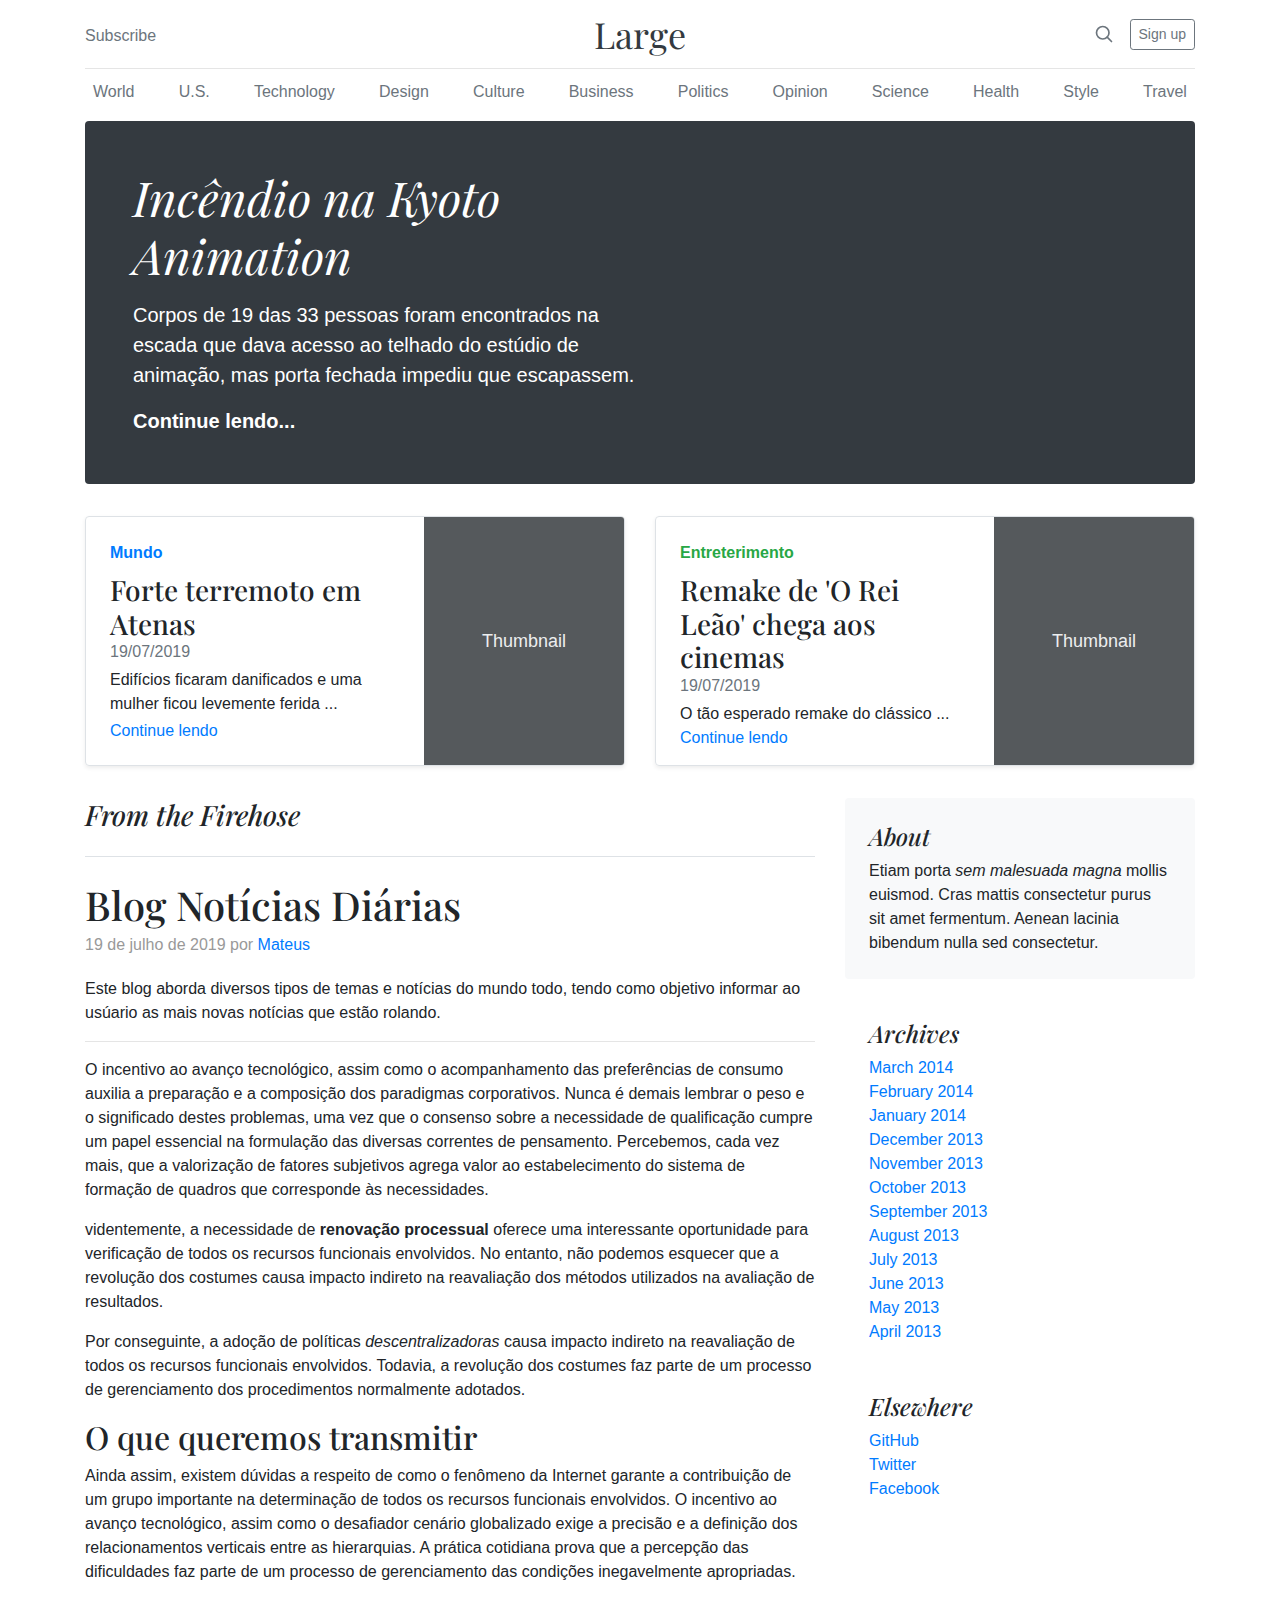
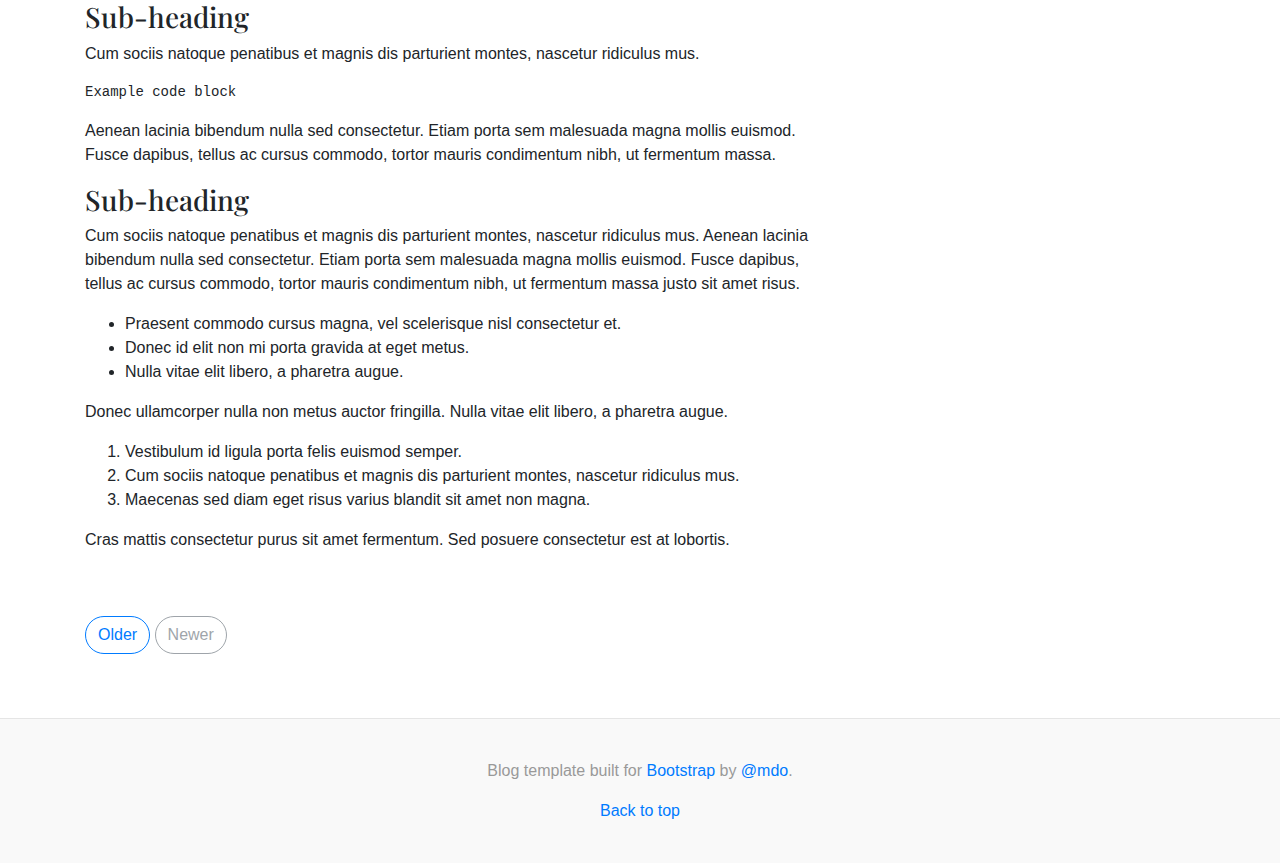
<file: Trabalho/index.html>
<!doctype html>
<html lang="pt-BR">
  <head>
    <meta charset="utf-8">
    <meta name="viewport" content="width=device-width, initial-scale=1, shrink-to-fit=no">
    <meta name="description" content="">
    <meta name="author" content="Mateus Chaves Marques">
    <meta name="generator" content="Jekyll v3.8.5">
    <title>Blog Template · Bootstrap</title>

    <link rel="canonical" href="https://getbootstrap.com/docs/4.3/examples/blog/">

    <!-- Bootstrap core CSS -->
    <link href="./css/bootstrap.min.css" rel="stylesheet">
    <!-- CSS editado -->

  <link href="./css/style.css" rel="stylesheet">
    <!-- Custom styles for this template -->
  <link href="https://fonts.googleapis.com/css?family=Playfair+Display:700,900" rel="stylesheet">
    <!-- Custom styles for this template -->
  <link href="./css/blog.css" rel="stylesheet">
  </head>
  <body>
    <div class="container">
  <header class="blog-header py-3">
    <div class="row flex-nowrap justify-content-between align-items-center">
      <div class="col-4 pt-1">
        <a class="text-muted" href="#">Subscribe</a>
      </div>
      <div class="col-4 text-center">
        <a class="blog-header-logo text-dark" href="#">Large</a>
      </div>
      <div class="col-4 d-flex justify-content-end align-items-center">
        <a class="text-muted" href="#">
          <svg xmlns="http://www.w3.org/2000/svg" width="20" height="20" fill="none" stroke="currentColor" stroke-linecap="round" stroke-linejoin="round" stroke-width="2" class="mx-3" role="img" viewBox="0 0 24 24" focusable="false"><title>Search</title><circle cx="10.5" cy="10.5" r="7.5"/><path d="M21 21l-5.2-5.2"/></svg>
        </a>
        <a class="btn btn-sm btn-outline-secondary" href="#">Sign up</a>
      </div>
    </div>
  </header>

  <div class="nav-scroller py-1 mb-2">
    <nav class="nav d-flex justify-content-between">
      <a class="p-2 text-muted" href="#">World</a>
      <a class="p-2 text-muted" href="#">U.S.</a>
      <a class="p-2 text-muted" href="#">Technology</a>
      <a class="p-2 text-muted" href="#">Design</a>
      <a class="p-2 text-muted" href="#">Culture</a>
      <a class="p-2 text-muted" href="#">Business</a>
      <a class="p-2 text-muted" href="#">Politics</a>
      <a class="p-2 text-muted" href="#">Opinion</a>
      <a class="p-2 text-muted" href="#">Science</a>
      <a class="p-2 text-muted" href="#">Health</a>
      <a class="p-2 text-muted" href="#">Style</a>
      <a class="p-2 text-muted" href="#">Travel</a>
    </nav>
  </div>

  <div class="jumbotron p-4 p-md-5 text-white rounded bg-dark">
    <div class="col-md-6 px-0">
      <h1 class="display-4 font-italic">Incêndio na Kyoto Animation</h1>
      <p class="lead my-3">Corpos de 19 das 33 pessoas foram encontrados na escada que dava acesso ao telhado do estúdio de animação, mas porta fechada impediu que escapassem.</p>
      <p class="lead mb-0"><a href="#" class="text-white font-weight-bold">Continue lendo...</a></p>
    </div>
  </div>

  <div class="row mb-2">
    <div class="col-md-6">
      <div class="row no-gutters border rounded overflow-hidden flex-md-row mb-4 shadow-sm h-md-250 position-relative">
        <div class="col p-4 d-flex flex-column position-static">
          <strong class="d-inline-block mb-2 text-primary">Mundo</strong>
          <h3 class="mb-0">Forte terremoto em Atenas</h3>
          <div class="mb-1 text-muted">19/07/2019</div>
          <p class="card-text mb-auto">Edifícios ficaram danificados e uma mulher ficou levemente ferida ...</p>
          <a href="#" class="stretched-link">Continue lendo</a>
        </div>
        <div class="col-auto d-none d-lg-block">
          <svg class="bd-placeholder-img" width="200" height="250" xmlns="http://www.w3.org/2000/svg" preserveAspectRatio="xMidYMid slice" focusable="false" role="img" aria-label="Placeholder: Thumbnail"><title>Placeholder</title><rect width="100%" height="100%" fill="#55595c"/><text x="50%" y="50%" fill="#eceeef" dy=".3em">Thumbnail</text></svg>
        </div>
      </div>
    </div>
    <div class="col-md-6">
      <div class="row no-gutters border rounded overflow-hidden flex-md-row mb-4 shadow-sm h-md-250 position-relative">
        <div class="col p-4 d-flex flex-column position-static">
          <strong class="d-inline-block mb-2 text-success">Entreterimento</strong>
          <h3 class="mb-0">Remake de 'O Rei Leão' chega aos cinemas</h3>
          <div class="mb-1 text-muted">19/07/2019</div>
          <p class="mb-auto">O tão esperado remake do clássico ...</p>
          <a href="#" class="stretched-link">Continue lendo</a>
        </div>
        <div class="col-auto d-none d-lg-block">
          <svg class="bd-placeholder-img" width="200" height="250" xmlns="http://www.w3.org/2000/svg" preserveAspectRatio="xMidYMid slice" focusable="false" role="img" aria-label="Placeholder: Thumbnail"><title>Placeholder</title><rect width="100%" height="100%" fill="#55595c"/><text x="50%" y="50%" fill="#eceeef" dy=".3em">Thumbnail</text></svg>
        </div>
      </div>
    </div>
  </div>
</div>

<main role="main" class="container">
  <div class="row">
    <div class="col-md-8 blog-main">
      <h3 class="pb-4 mb-4 font-italic border-bottom">
        From the Firehose
      </h3>

      <div class="blog-post">
        <h2 class="blog-post-title">Blog Notícias Diárias</h2>
        <p class="blog-post-meta">19 de julho de 2019 por <a href="#">Mateus</a></p>

        <p>Este blog aborda diversos tipos de temas e notícias do mundo todo, tendo como objetivo informar ao usúario as mais novas notícias que estão rolando.</p>
        <hr>
        <p>  O incentivo ao avanço tecnológico, assim como o acompanhamento das preferências de consumo auxilia a preparação e a composição dos paradigmas corporativos. Nunca é demais lembrar o peso e o significado destes problemas, uma vez que o consenso sobre a necessidade de qualificação cumpre um papel essencial na formulação das diversas correntes de pensamento. Percebemos, cada vez mais, que a valorização de fatores subjetivos agrega valor ao estabelecimento do sistema de formação de quadros que corresponde às necessidades.</p>
        <blockquote>
        <p>videntemente, a necessidade de <strong>renovação processual</strong> oferece uma interessante oportunidade para verificação de todos os recursos funcionais envolvidos. No entanto, não podemos esquecer que a revolução dos costumes causa impacto indireto na reavaliação dos métodos utilizados na avaliação de resultados.</p>
        </blockquote>
        <p>Por conseguinte, a adoção de políticas <em>descentralizadoras</em> causa impacto indireto na reavaliação de todos os recursos funcionais envolvidos. Todavia, a revolução dos costumes faz parte de um processo de gerenciamento dos procedimentos normalmente adotados.</p>
        <h2>O que queremos transmitir</h2>
        <p> Ainda assim, existem dúvidas a respeito de como o fenômeno da Internet garante a contribuição de um grupo importante na determinação de todos os recursos funcionais envolvidos. O incentivo ao avanço tecnológico, assim como o desafiador cenário globalizado exige a precisão e a definição dos relacionamentos verticais entre as hierarquias. A prática cotidiana prova que a percepção das dificuldades faz parte de um processo de gerenciamento das condições inegavelmente apropriadas.</p>
        <h3>Sub-heading</h3>
        <p>Cum sociis natoque penatibus et magnis dis parturient montes, nascetur ridiculus mus.</p>
        <pre><code>Example code block</code></pre>
        <p>Aenean lacinia bibendum nulla sed consectetur. Etiam porta sem malesuada magna mollis euismod. Fusce dapibus, tellus ac cursus commodo, tortor mauris condimentum nibh, ut fermentum massa.</p>
        <h3>Sub-heading</h3>
        <p>Cum sociis natoque penatibus et magnis dis parturient montes, nascetur ridiculus mus. Aenean lacinia bibendum nulla sed consectetur. Etiam porta sem malesuada magna mollis euismod. Fusce dapibus, tellus ac cursus commodo, tortor mauris condimentum nibh, ut fermentum massa justo sit amet risus.</p>
        <ul>
          <li>Praesent commodo cursus magna, vel scelerisque nisl consectetur et.</li>
          <li>Donec id elit non mi porta gravida at eget metus.</li>
          <li>Nulla vitae elit libero, a pharetra augue.</li>
        </ul>
        <p>Donec ullamcorper nulla non metus auctor fringilla. Nulla vitae elit libero, a pharetra augue.</p>
        <ol>
          <li>Vestibulum id ligula porta felis euismod semper.</li>
          <li>Cum sociis natoque penatibus et magnis dis parturient montes, nascetur ridiculus mus.</li>
          <li>Maecenas sed diam eget risus varius blandit sit amet non magna.</li>
        </ol>
        <p>Cras mattis consectetur purus sit amet fermentum. Sed posuere consectetur est at lobortis.</p>
      </div><!-- /.blog-post -->

      <nav class="blog-pagination">
        <a class="btn btn-outline-primary" href="#">Older</a>
        <a class="btn btn-outline-secondary disabled" href="#" tabindex="-1" aria-disabled="true">Newer</a>
      </nav>

    </div><!-- /.blog-main -->

    <aside class="col-md-4 blog-sidebar">
      <div class="p-4 mb-3 bg-light rounded">
        <h4 class="font-italic">About</h4>
        <p class="mb-0">Etiam porta <em>sem malesuada magna</em> mollis euismod. Cras mattis consectetur purus sit amet fermentum. Aenean lacinia bibendum nulla sed consectetur.</p>
      </div>

      <div class="p-4">
        <h4 class="font-italic">Archives</h4>
        <ol class="list-unstyled mb-0">
          <li><a href="#">March 2014</a></li>
          <li><a href="#">February 2014</a></li>
          <li><a href="#">January 2014</a></li>
          <li><a href="#">December 2013</a></li>
          <li><a href="#">November 2013</a></li>
          <li><a href="#">October 2013</a></li>
          <li><a href="#">September 2013</a></li>
          <li><a href="#">August 2013</a></li>
          <li><a href="#">July 2013</a></li>
          <li><a href="#">June 2013</a></li>
          <li><a href="#">May 2013</a></li>
          <li><a href="#">April 2013</a></li>
        </ol>
      </div>

      <div class="p-4">
        <h4 class="font-italic">Elsewhere</h4>
        <ol class="list-unstyled">
          <li><a href="#">GitHub</a></li>
          <li><a href="#">Twitter</a></li>
          <li><a href="#">Facebook</a></li>
        </ol>
      </div>
    </aside><!-- /.blog-sidebar -->

  </div><!-- /.row -->

</main><!-- /.container -->

<footer class="blog-footer">
  <p>Blog template built for <a href="https://getbootstrap.com/">Bootstrap</a> by <a href="https://twitter.com/mdo">@mdo</a>.</p>
  <p>
    <a href="#">Back to top</a>
  </p>
</footer>
</body>
</html>
</file>
<file: Trabalho/css/style.css>
.bd-placeholder-img {
  font-size: 1.125rem;
  text-anchor: middle;
  -webkit-user-select: none;
  -moz-user-select: none;
  -ms-user-select: none;
  user-select: none;
}

@media (min-width: 768px) {
  .bd-placeholder-img-lg {
    font-size: 3.5rem;
  }
}
</file>
<file: Trabalho/css/blog.css>
/* stylelint-disable selector-list-comma-newline-after */

.blog-header {
  line-height: 1;
  border-bottom: 1px solid #e5e5e5;
}

.blog-header-logo {
  font-family: "Playfair Display", Georgia, "Times New Roman", serif;
  font-size: 2.25rem;
}

.blog-header-logo:hover {
  text-decoration: none;
}

h1, h2, h3, h4, h5, h6 {
  font-family: "Playfair Display", Georgia, "Times New Roman", serif;
}

.display-4 {
  font-size: 2.5rem;
}
@media (min-width: 768px) {
  .display-4 {
    font-size: 3rem;
  }
}

.nav-scroller {
  position: relative;
  z-index: 2;
  height: 2.75rem;
  overflow-y: hidden;
}

.nav-scroller .nav {
  display: -ms-flexbox;
  display: flex;
  -ms-flex-wrap: nowrap;
  flex-wrap: nowrap;
  padding-bottom: 1rem;
  margin-top: -1px;
  overflow-x: auto;
  text-align: center;
  white-space: nowrap;
  -webkit-overflow-scrolling: touch;
}

.nav-scroller .nav-link {
  padding-top: .75rem;
  padding-bottom: .75rem;
  font-size: .875rem;
}

.card-img-right {
  height: 100%;
  border-radius: 0 3px 3px 0;
}

.flex-auto {
  -ms-flex: 0 0 auto;
  flex: 0 0 auto;
}

.h-250 { height: 250px; }
@media (min-width: 768px) {
  .h-md-250 { height: 250px; }
}

/*
 * Blog name and description
 */
.blog-title {
  margin-bottom: 0;
  font-size: 2rem;
  font-weight: 400;
}
.blog-description {
  font-size: 1.1rem;
  color: #999;
}

@media (min-width: 40em) {
  .blog-title {
    font-size: 3.5rem;
  }
}

/* Pagination */
.blog-pagination {
  margin-bottom: 4rem;
}
.blog-pagination > .btn {
  border-radius: 2rem;
}

/*
 * Blog posts
 */
.blog-post {
  margin-bottom: 4rem;
}
.blog-post-title {
  margin-bottom: .25rem;
  font-size: 2.5rem;
}
.blog-post-meta {
  margin-bottom: 1.25rem;
  color: #999;
}

/*
 * Footer
 */
.blog-footer {
  padding: 2.5rem 0;
  color: #999;
  text-align: center;
  background-color: #f9f9f9;
  border-top: .05rem solid #e5e5e5;
}
.blog-footer p:last-child {
  margin-bottom: 0;
}
</file>
